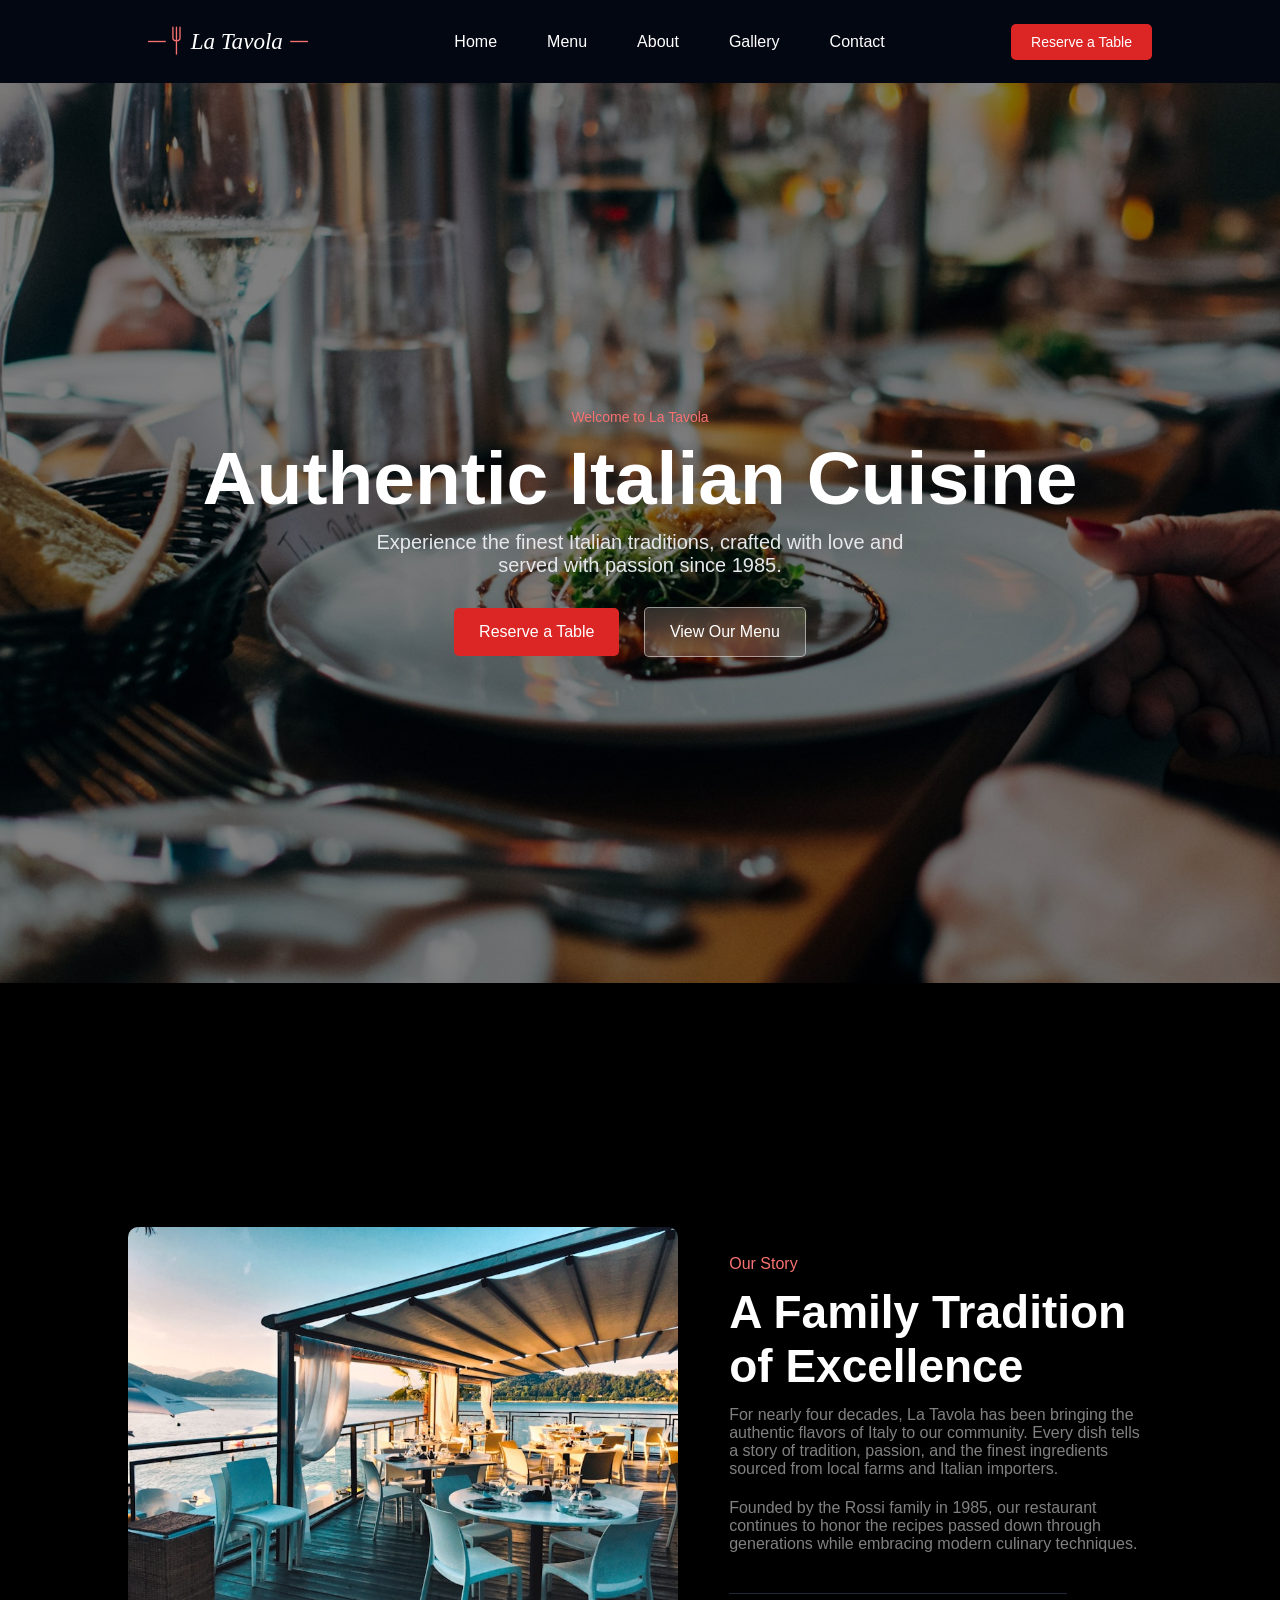
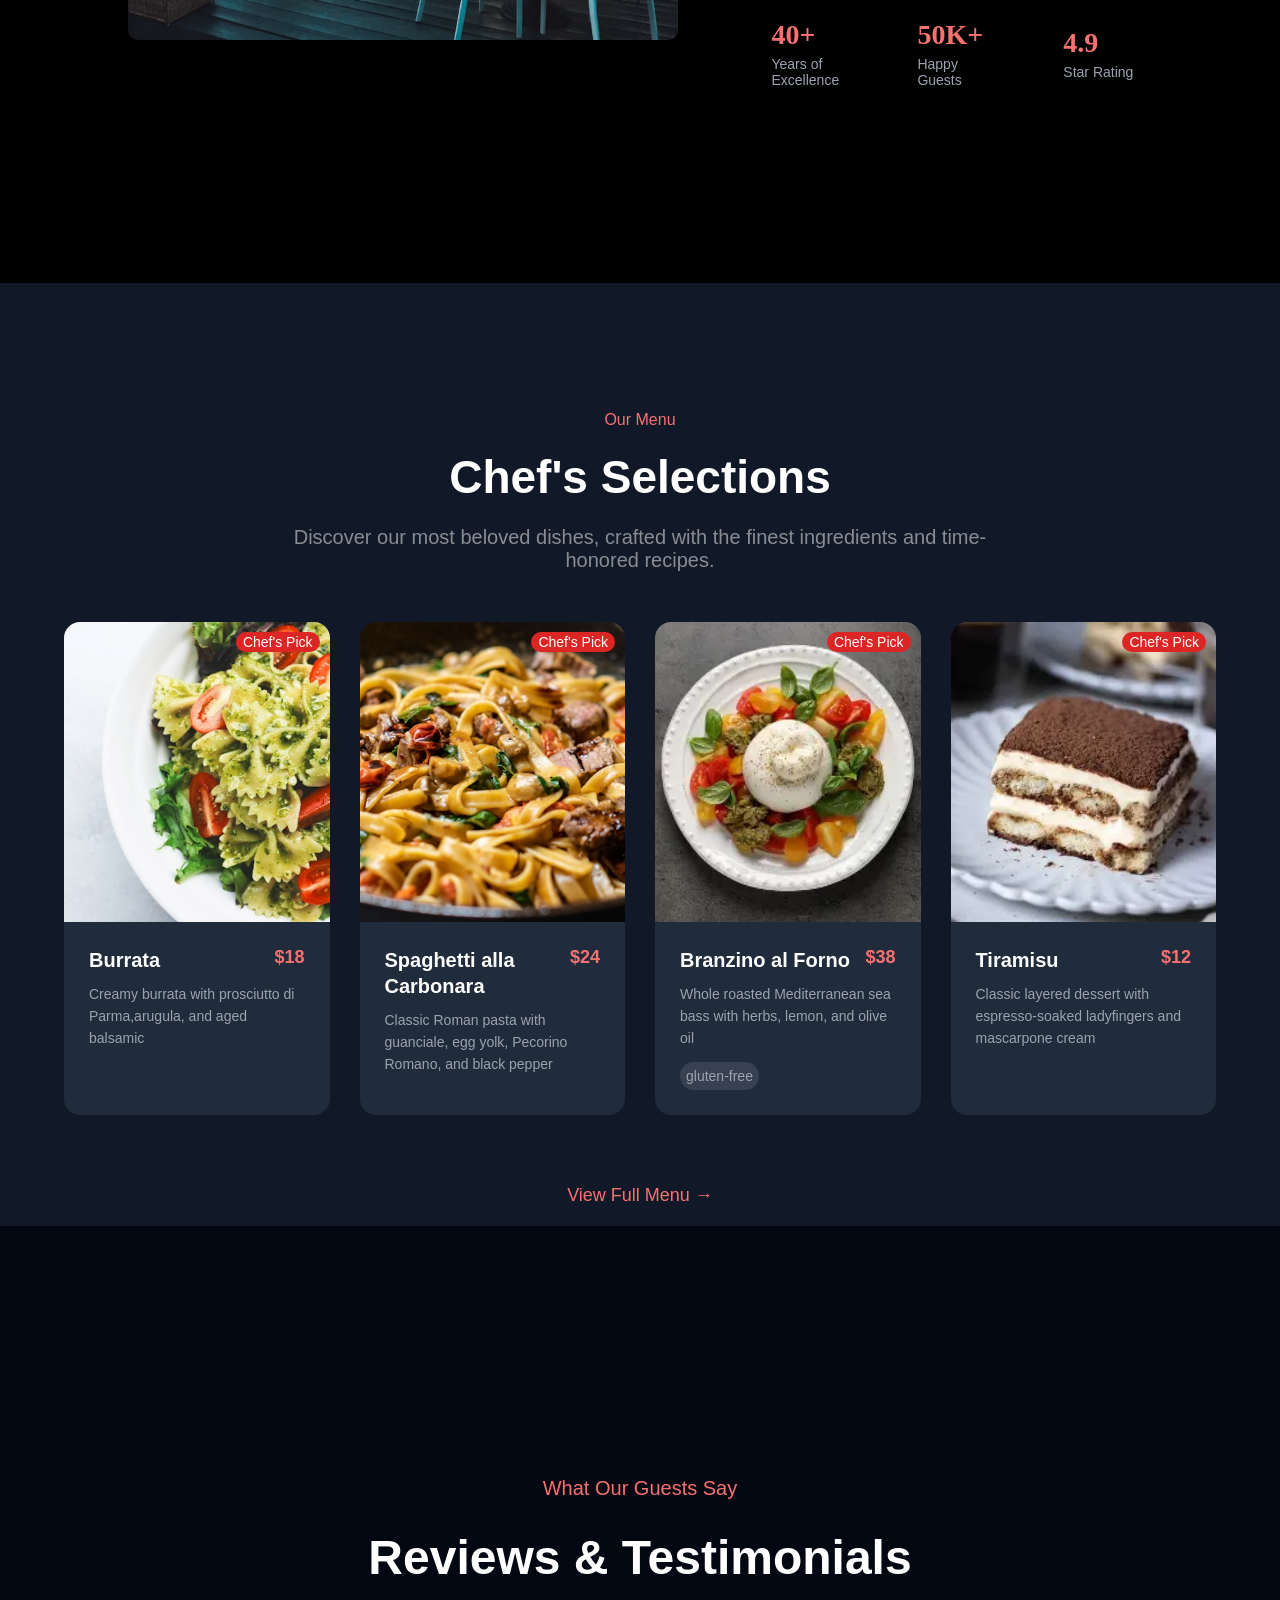
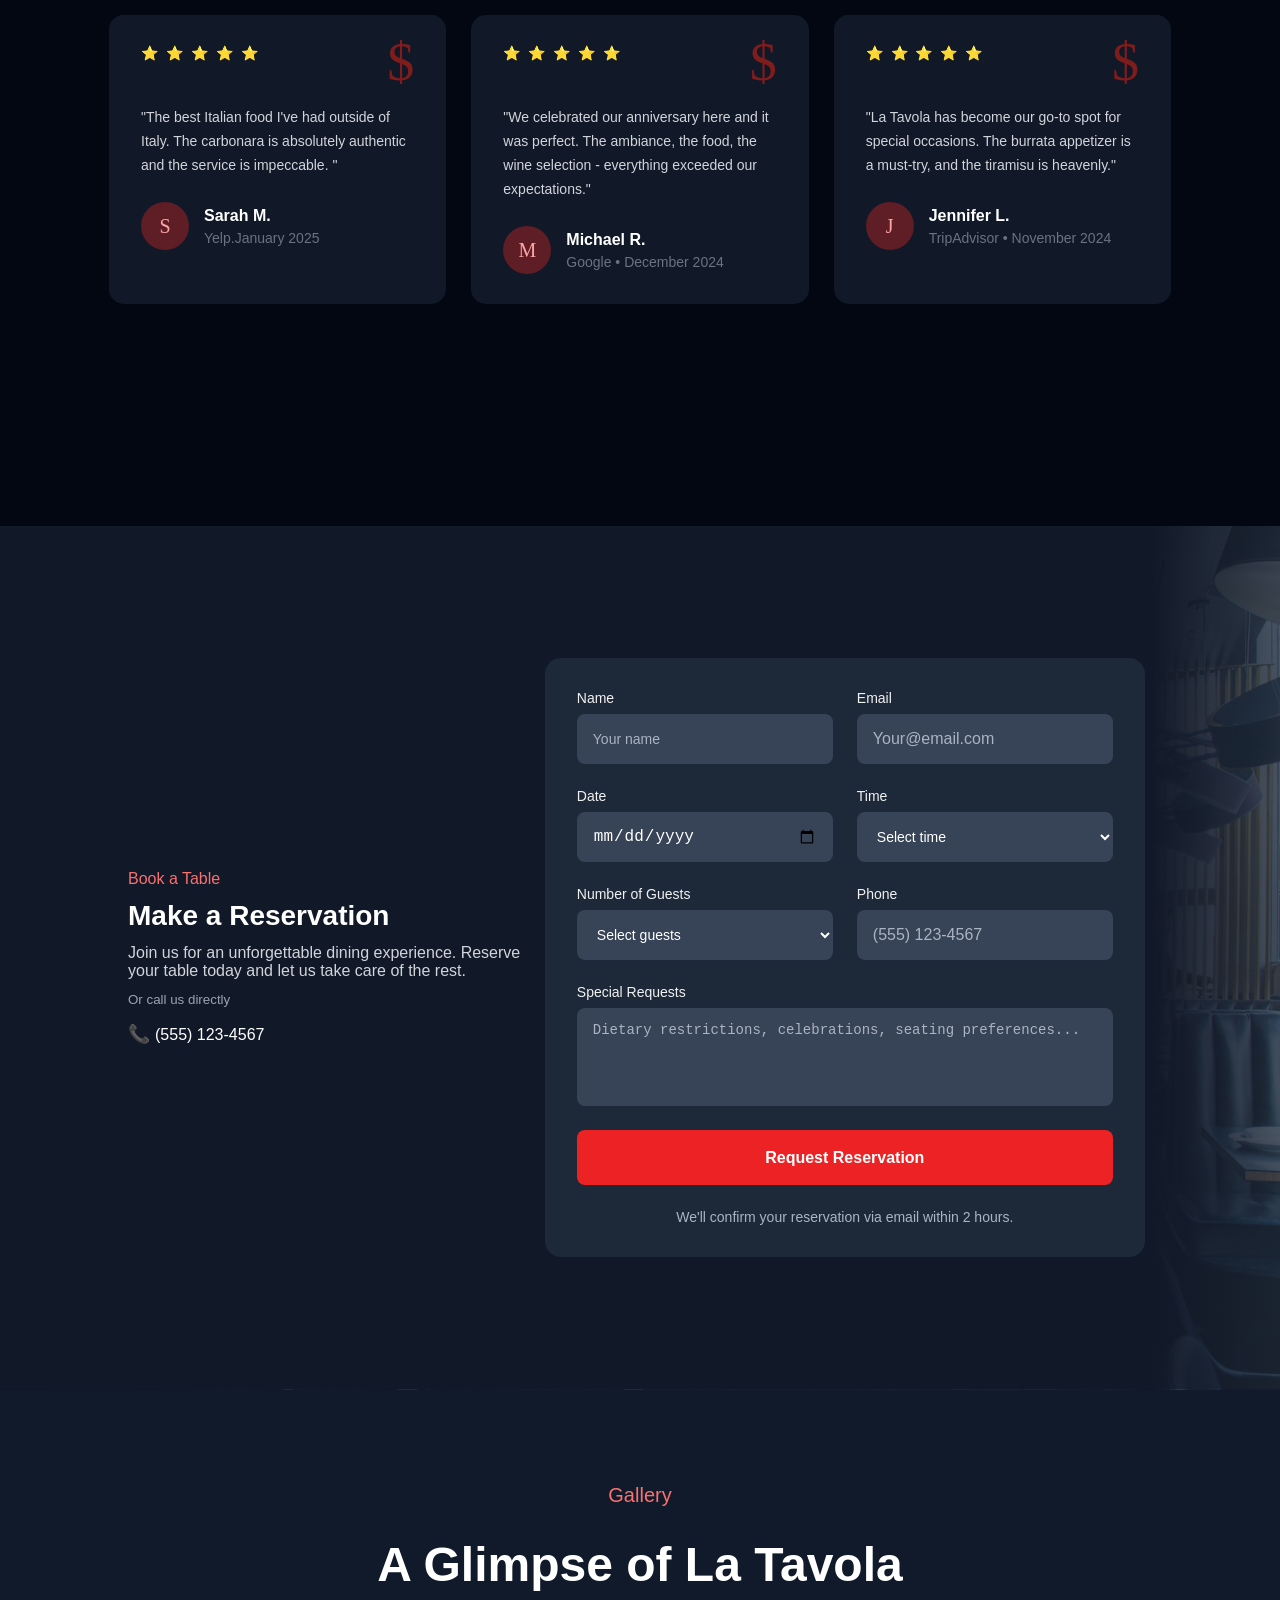
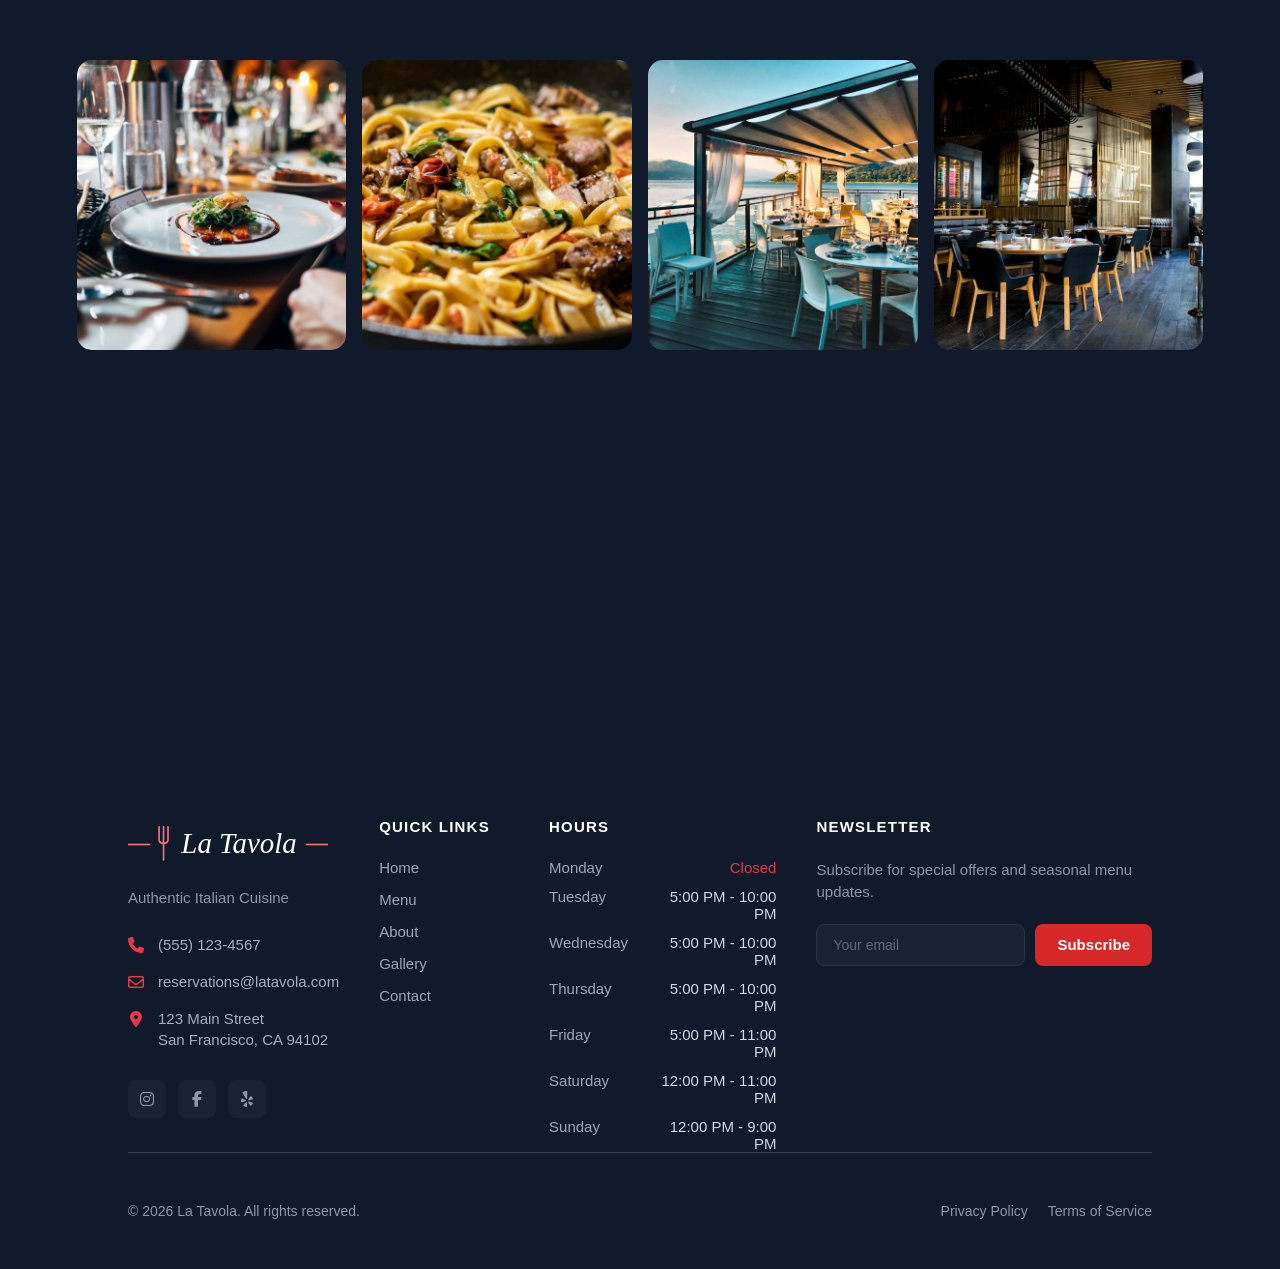
<file: index.html>
<!DOCTYPE html>
<html lang="en">

<head>
    <meta charset="UTF-8">
    <meta name="viewport" content="width=device-width, initial-scale=1.0">
    <title>La Tavola</title>
    <link rel="stylesheet" href="style.css">

    <link rel="preconnect" href="https://fonts.googleapis.com">
    <link rel="preconnect" href="https://fonts.gstatic.com" crossorigin>
    <link
        href="https://fonts.googleapis.com/css2?family=Cinzel:ital,wght@0,400;0,600;1,400&family=Inter:wght@300;400;500;600;700&family=Playfair+Display:ital,wght@0,600;1,400&display=swap"
        rel="stylesheet">
    <link rel="stylesheet" href="https://cdnjs.cloudflare.com/ajax/libs/font-awesome/6.4.0/css/all.min.css">
</head>

<body>
    <!-------------------------------------------------------------------HEADER---------------------------------------------------------------->
    <div class="header">
        <div class="heading">
            <img class="image1" src="image/logo-light.svg">
            <input type="checkbox" id="menu-toggle">
            <label for="menu-toggle" class="menu-icon">
                <span class="menu-open">☰</span>
                <span class="menu-close">✕</span>
            </label>
            <nav class="nav-link">
                <a class="link" href="#homepage">Home</a>
                <a class="link" href="#menu">Menu</a>
                <a class="link" href="#OurStory">About</a>
                <a class="link" href="#gallery">Gallery</a>
                <a class="link" href="#footer-container">Contact</a>
            </nav>
            <button class="btn remove reserveBtn bn">Reserve a Table</button>
        </div>
    </div>
    <!-------------------------------------------------------------------HOME------------------------------------------------------------------>
    <div class="homepage" id="homepage">
        <div class="home-content">
            <p class="para1">Welcome to La Tavola</p>
            <h1>Authentic Italian Cuisine</h1>
            <p class="para2">Experience the finest Italian traditions, crafted with love and served with passion since
                1985.</p>
            <div class="buttons">
                <button class="btn btnn reserveBtn">Reserve a Table</button>
                <button class="btn btnn btnnn" id="viewourmenu">View Our Menu</button>
            </div>
        </div>
    </div>
    <!-------------------------------------------------------------------OUR STORY------------------------------------------------------------->
    <div class="OurStory" id="OurStory">
        <div class="ourstoryinside">
            <div class="Story-left">
                <img src="image/ourstory.jpg">
            </div>
            <div class="story-right">
                <p class="para3">Our Story</p>
                <h1 class="storyh1">A Family Tradition of Excellence</h1>
                <p class="para4">For nearly four decades, La Tavola has been bringing the authentic flavors of Italy to
                    our community. Every dish tells a story of tradition, passion, and the finest ingredients sourced
                    from local farms and Italian importers.</p>
                <p class="para5">Founded by the Rossi family in 1985, our restaurant continues to honor the recipes
                    passed down through generations while embracing modern culinary techniques.</p>
                <hr>
                <div class="foot">
                    <div class="one">
                        <p class="one1">40+</p>
                        <p class="one2">Years of Excellence</p>
                    </div>

                    <div class="two">
                        <p class="two1">50K+</p>
                        <p class="two2">Happy Guests</p>
                    </div>

                    <div class="three">
                        <p class="three1">4.9</p>
                        <p class="three2">Star Rating</p>
                    </div>
                </div>
            </div>
        </div>
    </div>
    <!-------------------------------------------------------------------MENU------------------------------------------------------------------>
    <div class="menu" id="menu">
        <div class="menu-head" id="menu-head">
            <p class="para3">Our Menu</p>
            <h1 class="storyh1">Chef's Selections</h1>
            <p class="para4 par">Discover our most beloved dishes, crafted with the finest ingredients and time-honored
                recipes.</p>
        </div>
        <!----------------------------------------------------------------------------------------------------------------------------------------->
        <div class=menu-cards>

            <div class="menu-card">
                <div class="card-image">
                    <img src="image/burrata.jpg" alt="image">
                    <span class="chefs-pick">Chef's Pick</span>
                </div>
                <div class="card-content">
                    <div class="card-title">
                        <h3>Burrata</h3>
                        <span class="price">$18</span>
                    </div>
                    <p>Creamy burrata with prosciutto di Parma,arugula, and aged balsamic</p>
                </div>
            </div>

            <div class="menu-card">
                <div class="card-image">
                    <img src="image/spaghetti.jpg" alt="image">
                    <span class="chefs-pick">Chef's Pick</span>
                </div>
                <div class="card-content">
                    <div class="card-title">
                        <h3>Spaghetti alla Carbonara</h3>
                        <span class="price">$24</span>
                    </div>
                    <p>Classic Roman pasta with guanciale, egg yolk, Pecorino Romano, and black pepper</p>
                </div>
            </div>

            <div class="menu-card">
                <div class="card-image">
                    <img src="image/OIP.webp" alt="image">
                    <span class="chefs-pick">Chef's Pick</span>
                </div>
                <div class="card-content">
                    <div class="card-title">
                        <h3>Branzino al Forno</h3>
                        <span class="price">$38</span>
                    </div>
                    <p>Whole roasted Mediterranean sea bass with herbs, lemon, and olive oil</p>
                    <span class="food-tag">gluten-free</span>
                </div>
            </div>

            <div class="menu-card">
                <div class="card-image">
                    <img src="image/download.webp" alt="image">
                    <span class="chefs-pick">Chef's Pick</span>
                </div>
                <div class="card-content">
                    <div class="card-title">
                        <h3>Tiramisu</h3>
                        <span class="price">$12</span>
                    </div>
                    <p>Classic layered dessert with espresso-soaked ladyfingers and mascarpone cream</p>
                </div>
            </div>
        </div>
        <div class="Viewl">
            <p class="Viewt">View Full Menu &#8594;</p>
        </div>
    </div>
    <!-------------------------------------------------------------------Reviews -------------------------------------------------------------->
    <div class="Reviews" id="Reviews">

        <div class="rev-top">
            <p>What Our Guests Say</p>
            <h2>Reviews & Testimonials</h2>
        </div>

        <div class="rev-cards">

            <div class="rev-card">
                <div class="rev-card1">

                    <div class="review-head">
                        <span class="span1">&#11088; &#11088; &#11088; &#11088; &#11088;</span>
                        <span class="quote">$</span>
                    </div>

                    <p class="rev-para">
                        "The best Italian food I've had outside of Italy.
                        The carbonara is absolutely authentic and the service is impeccable.
                        "</p>

                    <div class="foot">

                        <div class="profile">S
                        </div>

                        <div class="user-info">
                            <span class="span2">Sarah M.</span>
                            <span class="span3">Yelp.January 2025</span>
                        </div>
                    </div>

                </div>
            </div>



            <div class="rev-card">
                <div class="rev-card1">

                    <div class="review-head">
                        <span class="span1">&#11088; &#11088; &#11088; &#11088; &#11088;</span>
                        <span class="quote">$</span>
                    </div>

                    <p class="rev-para">
                        "We celebrated our anniversary here and it was perfect. The ambiance, the food, the wine
                        selection - everything exceeded our expectations."
                    </p>

                    <div class="foot">
                        <div class="profile">
                            M
                        </div>

                        <div class="user-info">
                            <span class="span2">Michael R.</span>
                            <span class="span3">Google • December 2024</span>
                        </div>
                    </div>

                </div>
            </div>




            <div class="rev-card">
                <div class="rev-card1">

                    <div class="review-head">
                        <span class="span1">&#11088; &#11088; &#11088; &#11088; &#11088;</span>
                        <span class="quote">$</span>
                    </div>

                    <p class="rev-para">
                        "La Tavola has become our go-to spot for special occasions. The burrata appetizer is a must-try,
                        and the tiramisu is heavenly."
                    </p>

                    <div class="foot">
                        <div class="profile">
                            J
                        </div>

                        <div class="user-info">
                            <span class="span2">Jennifer L.</span>
                            <span class="span3">TripAdvisor • November 2024</span>
                        </div>
                    </div>

                </div>
            </div>
        </div>
    </div>
    <!------------------------------------------------------------------Contact Form---------------------------------------------------------->
    <div class="form" id="form">
        <div class="form-in">
            <div class="form-inn">
                <p class="colorp">Book a Table</p>
                <h2>Make a Reservation</h2>
                <p class="colorpara">Join us for an unforgettable dining experience. Reserve your table today and let us
                    take care of the rest.</p>
                <small>Or call us directly</small>
                <div class="call">&#128222; <p>(555) 123-4567</p>
                </div>
            </div>

            <div class="reservation-container">

                <form class="reservation-form">

                    <div class="form-group">
                        <label for="name">Name</label>
                        <input type="text" id="name" placeholder="Your name">
                    </div>
                    <div class="form-group">
                        <label for="email">Email</label>
                        <input type="text" id="email" placeholder="Your@email.com">
                    </div>
                    <div class="form-group">
                        <label for="date">Date</label>
                        <input type="date" id="date" placeholder="Your name">
                    </div>
                    <div class="form-group">
                        <label for="time">Time</label>
                        <select id="time">
                            <option value="">Select time</option>
                            <option>12:00 PM</option>
                            <option>1:00 PM</option>
                            <option>2:00 PM</option>
                            <option>7:00 PM</option>
                            <option>8:00 PM</option>
                        </select>
                    </div>
                    <div class="form-group">
                        <label for="guests">Number of Guests</label>
                        <select id="guests">
                            <option value="">Select guests</option>
                            <option>1 Guest</option>
                            <option>2 Guests</option>
                            <option>3 Guests</option>
                            <option>4 Guests</option>
                            <option>5+ Guests</option>
                        </select>
                    </div>
                    <div class="form-group">
                        <label for="phone">Phone</label>
                        <input type="tel" id="phone" placeholder="(555) 123-4567">
                    </div>
                    <div class="form-group full-width">
                        <label for="requests">Special Requests</label>
                        <textarea id="requests"
                            placeholder="Dietary restrictions, celebrations, seating preferences..."></textarea>
                    </div>
                    <button type="submit" class="reservation-btn">
                        Request Reservation
                    </button>

                    <p class="confirmation-text">
                        We'll confirm your reservation via email within 2 hours.
                    </p>
                </form>

            </div>

        </div>
    </div>
    <!---------------------------------------------------------------Gallery--------------------------------------------------------------->
    <div class="gallery" id="gallery">
        <div class="gallery-in">
            <div class="gallery-inn rev-top">
                <p>Gallery</p>
                <h2>A Glimpse of La Tavola</h2>

            </div>

            <div class="gal-cards">
                <div class="gal-card">
                    <span>⌕</span>
                    <img src="image/plate1.jpg" alt="image">
                    <div class="gal-text">
                        <p>Elegant dining room</p>
                        <p>Interior</p>
                    </div>
                </div>

                <div class="gal-card">
                    <span>⌕</span>
                    <img src="image/pasta.jpg">
                    <div class="gal-text">
                        <p>Fresh Pasta Dish</p>
                        <p>Food</p>
                    </div>
                </div>

                <div class="gal-card">
                    <span>⌕</span>
                    <img src="image/wine selection.jpg">
                    <div class="gal-text">
                        <p>Italian Wine Selection</p>
                        <p>Drinks</p>
                    </div>
                </div>

                <div class="gal-card">
                    <span>⌕</span>
                    <img src="image/interiror.jpg">
                    <div class="gal-text">
                        <p>Restaurant interiror</p>
                        <p>Interior</p>
                    </div>
                </div>

            </div>


        </div>

    </div>
    <!---------------------------------------------------------------Footer---------------------------------------------------------------->
    <!-- <footer class="footer"> -->
    <div class="footer-container" id="footer-container">


        <div class="footer-col">
            <div class="brand-logo-wrapper">
                <!-- <span class="logo-line"></span>
                    <i class="fa-solid fa-utensils fork-icon"></i>
                    <h2 class="brand-title">La Tavola</h2>
                    <span class="logo-line"></span> -->
                <img src="image/logo-light.svg" width="200px">
            </div>
            <p class="tagline">Authentic Italian Cuisine</p>

            <ul class="contact-list">
                <li class="contact-item">
                    <i class="fa-solid fa-phone"></i>
                    <a href="tel:5551234567">(555) 123-4567</a>
                </li>
                <li class="contact-item">
                    <i class="fa-regular fa-envelope"></i>
                    <a href="mailto:reservations@latavola.com">reservations@latavola.com</a>
                </li>
                <li class="contact-item">
                    <i class="fa-solid fa-location-dot"></i>
                    <span>123 Main Street<br>San Francisco, CA 94102</span>
                </li>
            </ul>

            <div class="social-links">
                <a href="#" class="social-btn" aria-label="Instagram"><i class="fa-brands fa-instagram"></i></a>
                <a href="#" class="social-btn" aria-label="Facebook"><i class="fa-brands fa-facebook-f"></i></a>
                <a href="#" class="social-btn" aria-label="Yelp"><i class="fa-brands fa-yelp"></i></a>
            </div>
        </div>

        <div class="footer-col">
            <h3 class="footer-title">QUICK LINKS</h3>
            <ul class="links-list">
                <li><a href="#">Home</a></li>
                <li><a href="#">Menu</a></li>
                <li><a href="#">About</a></li>
                <li><a href="#">Gallery</a></li>
                <li><a href="#">Contact</a></li>
            </ul>
        </div>

        <div class="footer-col">
            <h3 class="footer-title">HOURS</h3>
            <div class="hours-grid">
                <span class="day-name">Monday</span>
                <span class="time-range closed">Closed</span>

                <span class="day-name">Tuesday</span>
                <span class="time-range">5:00 PM - 10:00 PM</span>

                <span class="day-name">Wednesday</span>
                <span class="time-range">5:00 PM - 10:00 PM</span>

                <span class="day-name">Thursday</span>
                <span class="time-range">5:00 PM - 10:00 PM</span>

                <span class="day-name">Friday</span>
                <span class="time-range">5:00 PM - 11:00 PM</span>

                <span class="day-name">Saturday</span>
                <span class="time-range">12:00 PM - 11:00 PM</span>

                <span class="day-name">Sunday</span>
                <span class="time-range">12:00 PM - 9:00 PM</span>
            </div>
        </div>

        <div class="footer-col">
            <h3 class="footer-title">NEWSLETTER</h3>
            <p class="newsletter-desc">Subscribe for special offers and seasonal menu updates.</p>
            <form class="newsletter-form" id="newsletterForm" onsubmit="handleSubscribe(event)">
                <input type="email" class="email-input" placeholder="Your email" required
                    aria-label="Your email address">
                <button type="submit" class="subscribe-btn">Subscribe</button>
            </form>
            <div class="notification" id="statusMsg">Thank you for subscribing!</div>

        </div>

    </div>
    <hr>
    <div class="footer-last">
        <p>© 2026 La Tavola. All rights reserved.</p>
        <div class="end">
            <p>Privacy Policy</p>
            <p>Terms of Service</p>
        </div>
    </div>

    <script src="script.js"></script>
</body>

</html>
</file>
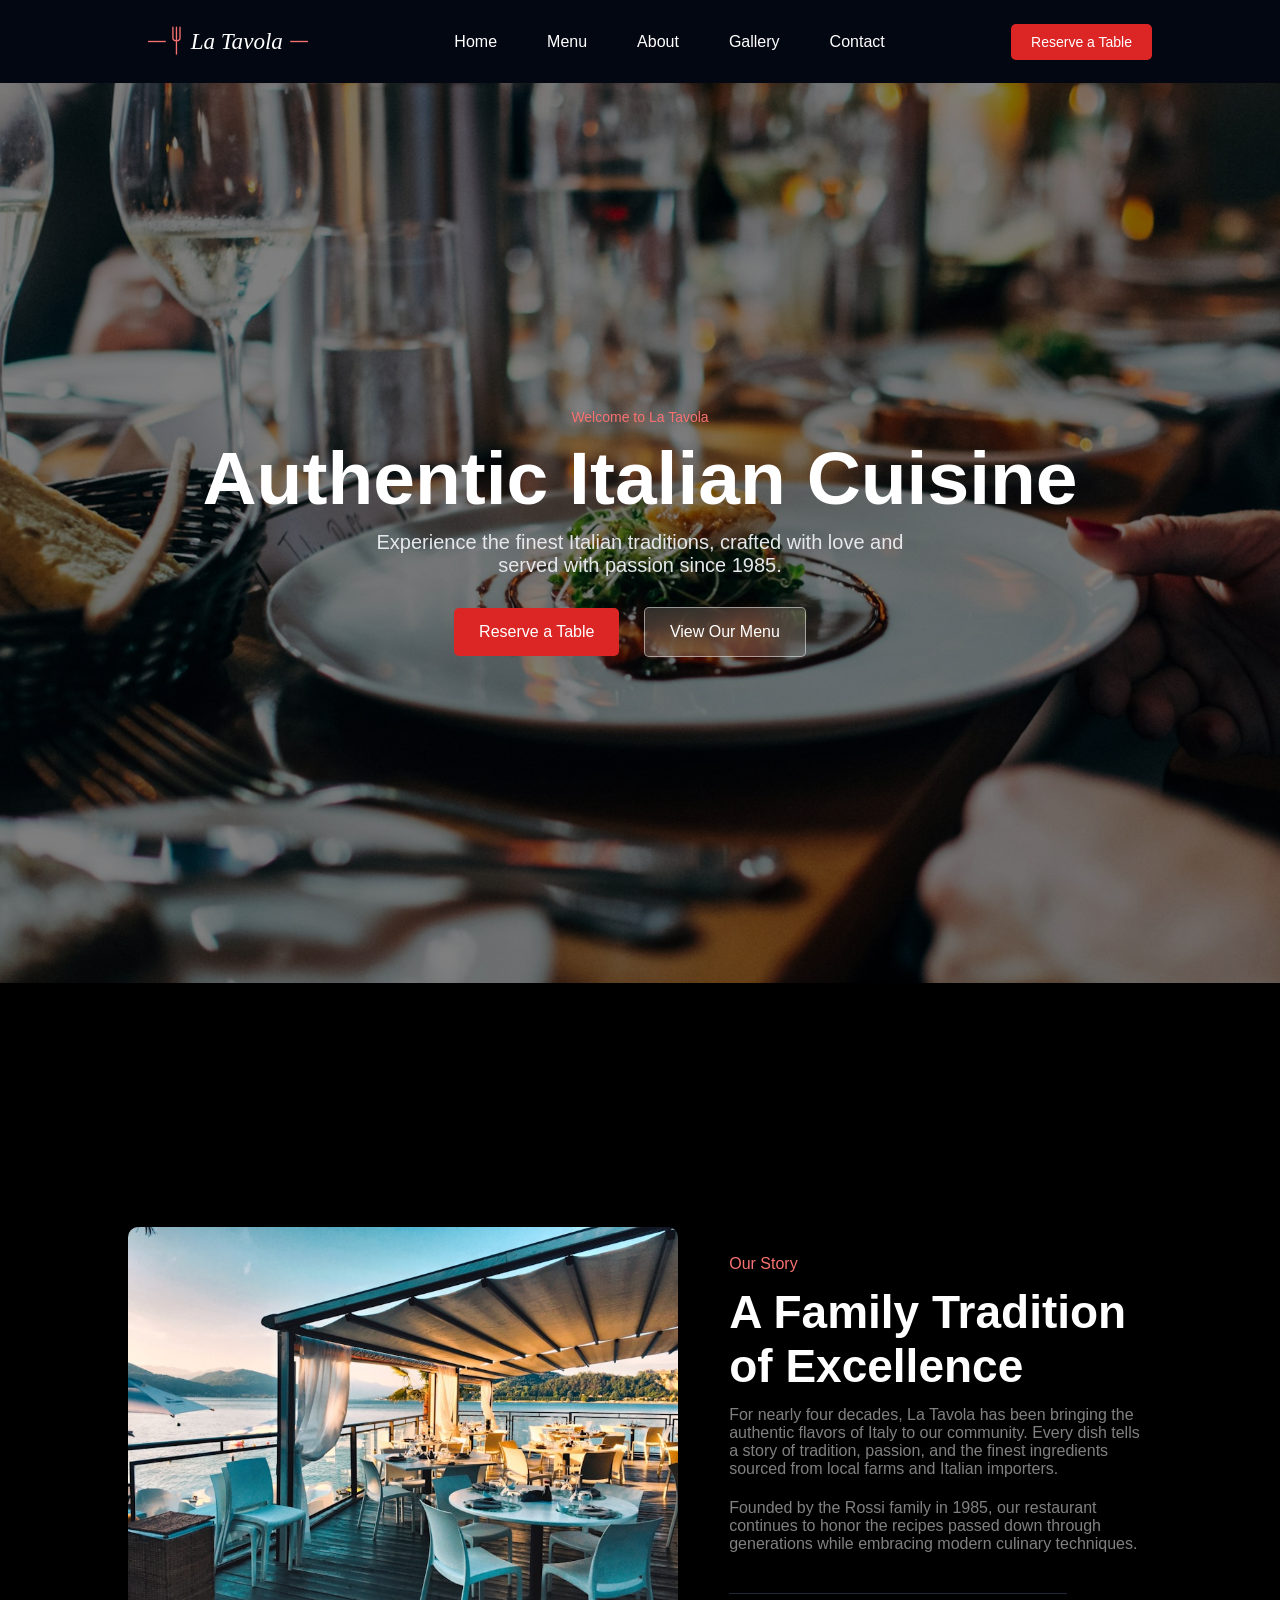
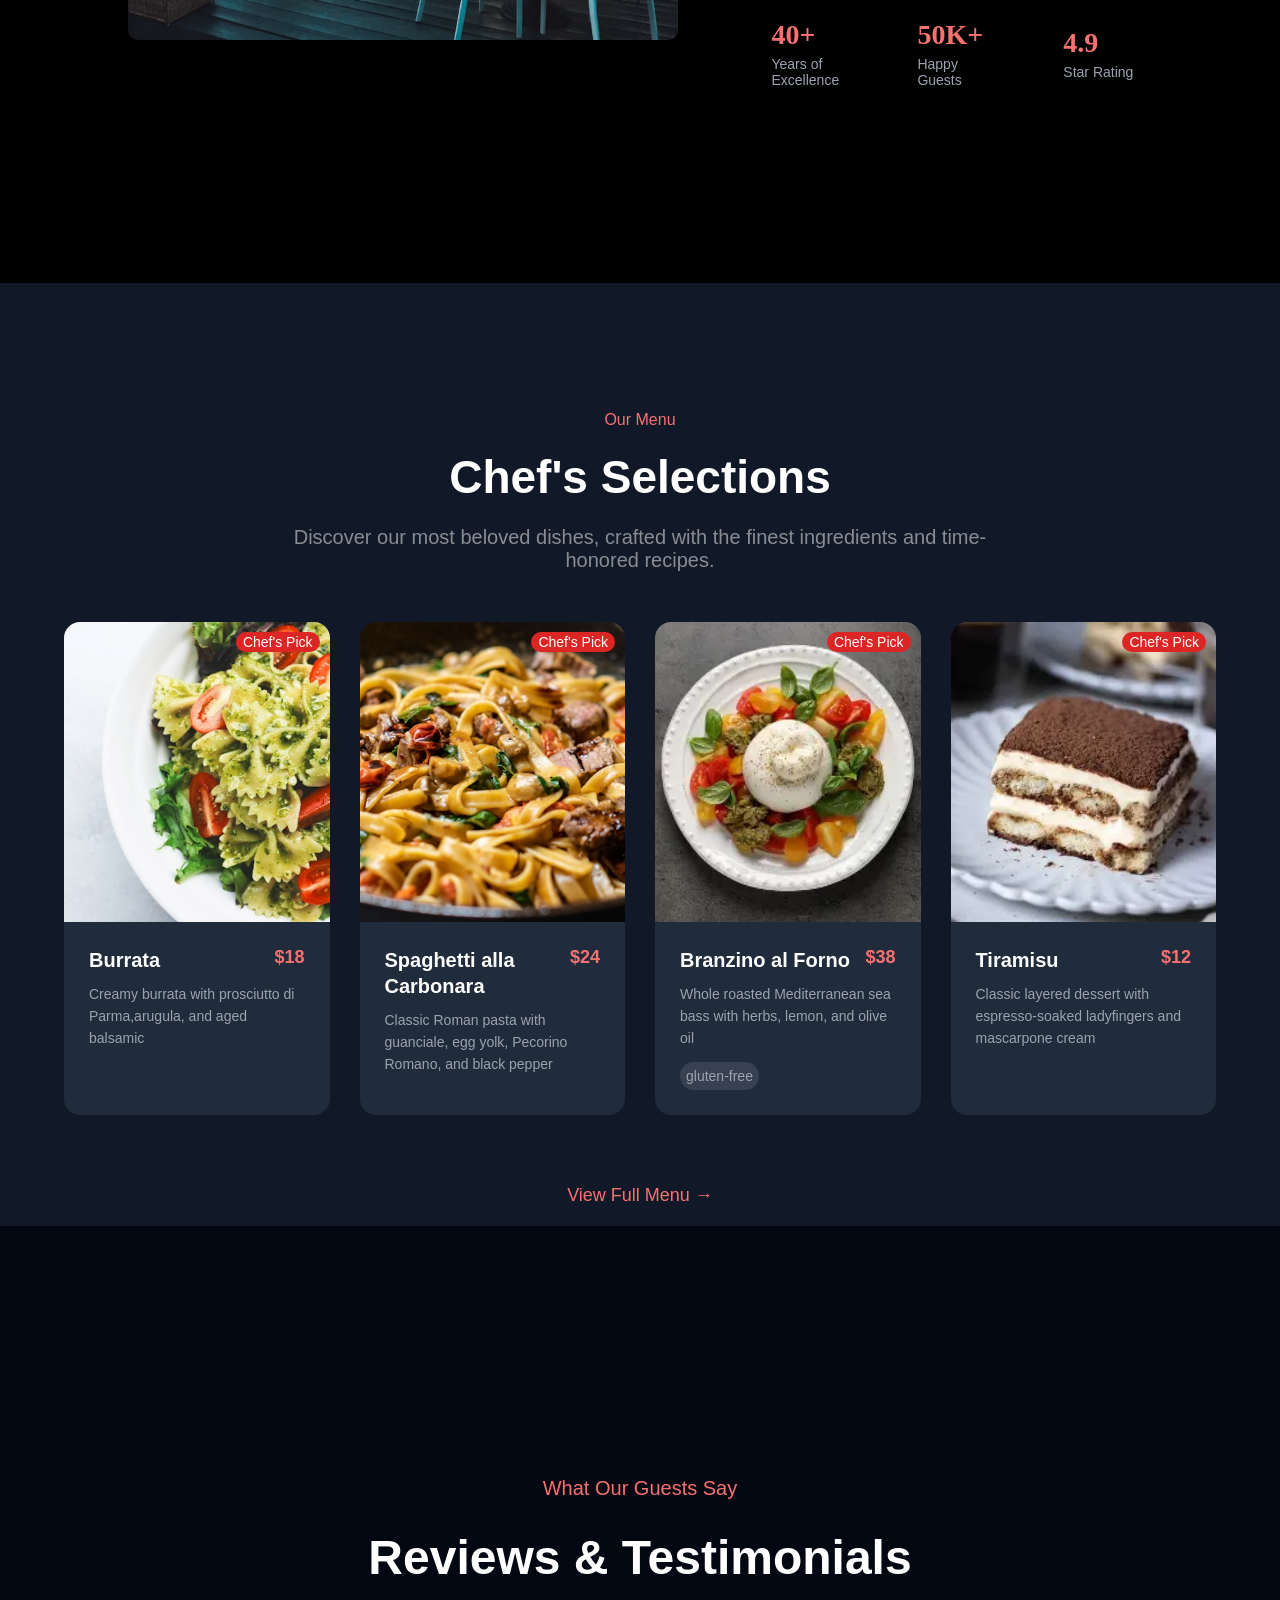
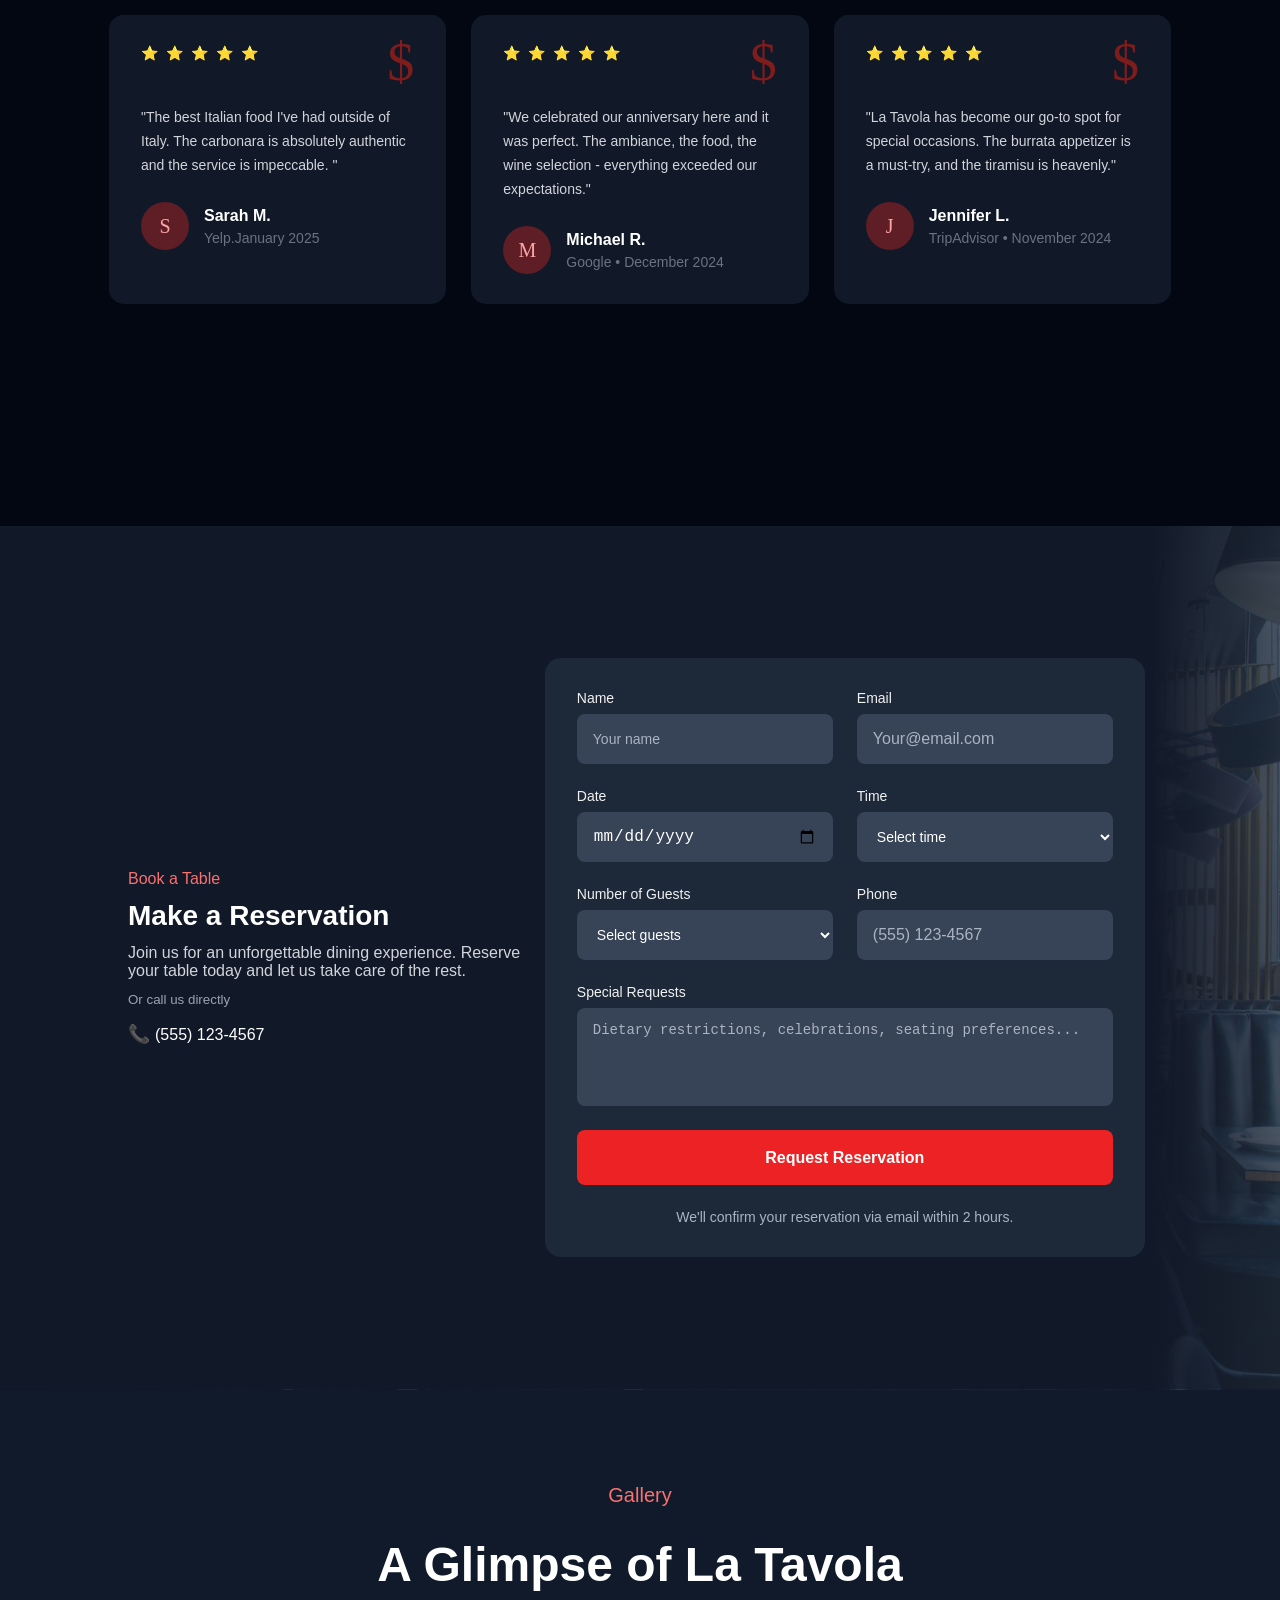
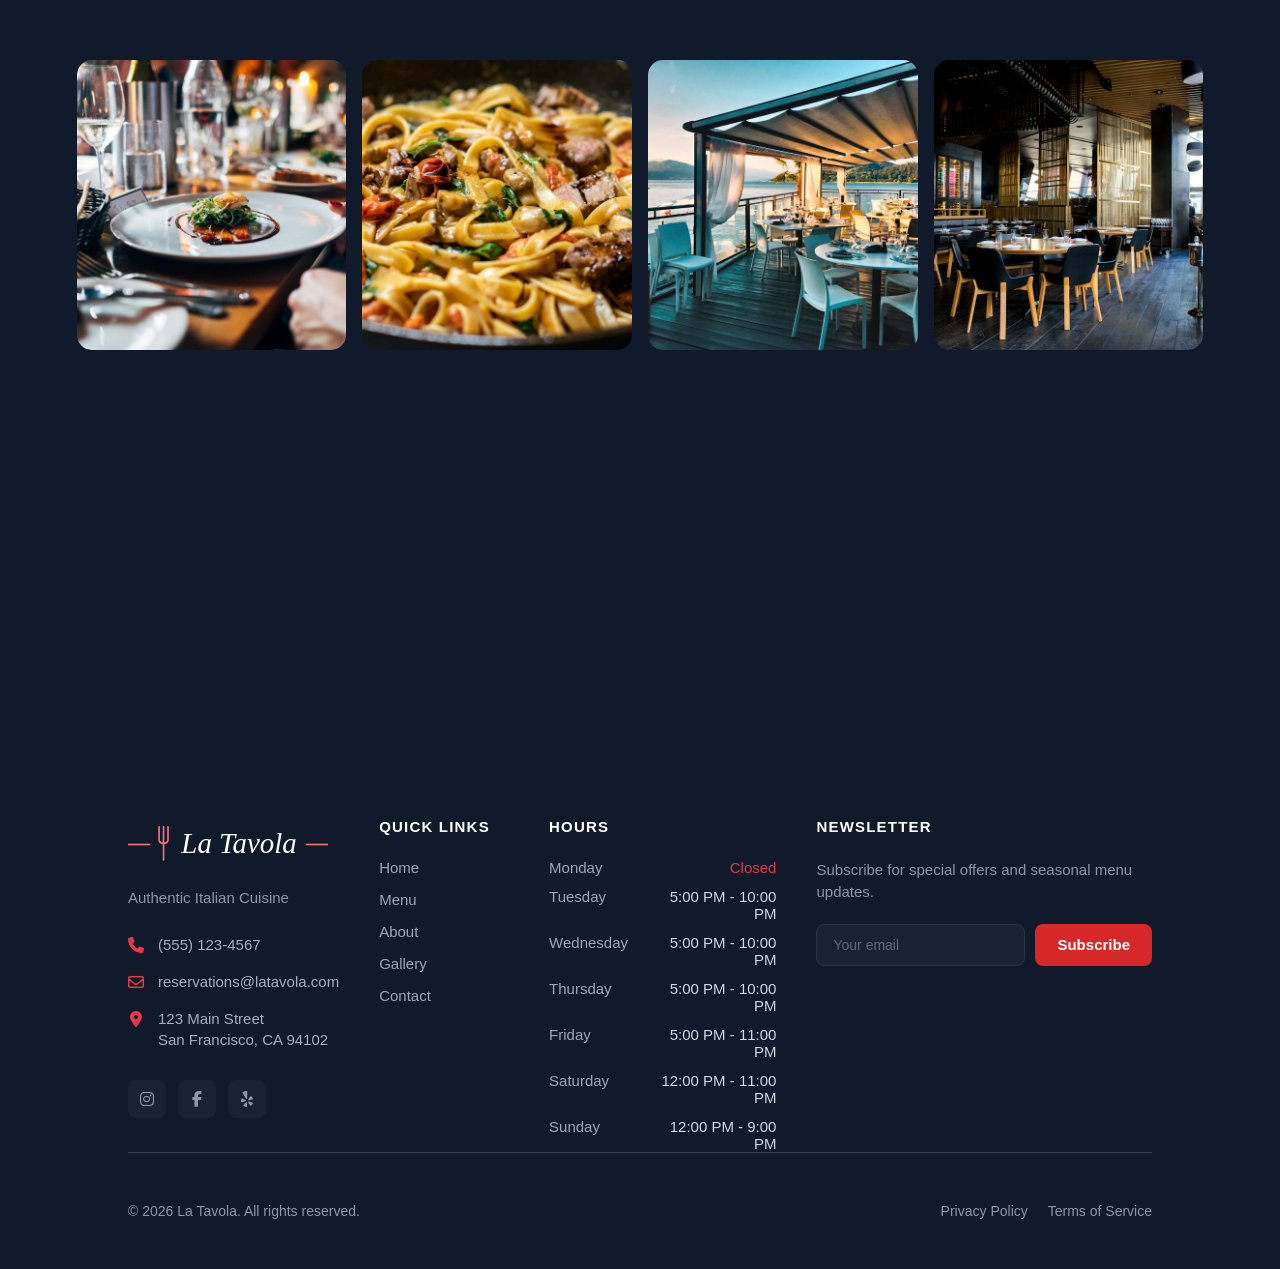
<file: home.html>
<!DOCTYPE html>
<html lang="en">

<head>
    <meta charset="UTF-8">
    <meta name="viewport" content="width=device-width, initial-scale=1.0">
    <title>La Tavola</title>
    <link rel="stylesheet" href="style.css">

    <link rel="preconnect" href="https://fonts.googleapis.com">
    <link rel="preconnect" href="https://fonts.gstatic.com" crossorigin>
    <link
        href="https://fonts.googleapis.com/css2?family=Cinzel:ital,wght@0,400;0,600;1,400&family=Inter:wght@300;400;500;600;700&family=Playfair+Display:ital,wght@0,600;1,400&display=swap"
        rel="stylesheet">
    <link rel="stylesheet" href="https://cdnjs.cloudflare.com/ajax/libs/font-awesome/6.4.0/css/all.min.css">
</head>

<body>
    <!-------------------------------------------------------------------HEADER---------------------------------------------------------------->
    <div class="header">
        <div class="heading">
            <img class="image1" src="image/logo-light.svg">
            <input type="checkbox" id="menu-toggle">
            <label for="menu-toggle" class="menu-icon">
                <span class="menu-open">☰</span>
                <span class="menu-close">✕</span>
            </label>
            <nav class="nav-link">
                <a class="link" href="#homepage">Home</a>
                <a class="link" href="#menu">Menu</a>
                <a class="link" href="#OurStory">About</a>
                <a class="link" href="#gallery">Gallery</a>
                <a class="link" href="#footer-container">Contact</a>
            </nav>
            <button class="btn remove reserveBtn">Reserve a Table</button>
        </div>
    </div>
    <!-------------------------------------------------------------------HOME------------------------------------------------------------------>
    <div class="homepage" id="homepage">
        <div class="home-content">
            <p class="para1">Welcome to La Tavola</p>
            <h1>Authentic Italian Cuisine</h1>
            <p class="para2">Experience the finest Italian traditions, crafted with love and served with passion since
                1985.</p>
            <div class="buttons">
                <button class="btn btnn reserveBtn">Reserve a Table</button>
                <button class="btn btnn btnnn" id="viewourmenu">View Our Menu</button>
            </div>
        </div>
    </div>
    <!-------------------------------------------------------------------OUR STORY------------------------------------------------------------->
    <div class="OurStory" id="OurStory">
        <div class="ourstoryinside">
            <div class="Story-left">
                <img src="image/ourstory.jpg">
            </div>
            <div class="story-right">
                <p class="para3">Our Story</p>
                <h1 class="storyh1">A Family Tradition of Excellence</h1>
                <p class="para4">For nearly four decades, La Tavola has been bringing the authentic flavors of Italy to
                    our community. Every dish tells a story of tradition, passion, and the finest ingredients sourced
                    from local farms and Italian importers.</p>
                <p class="para5">Founded by the Rossi family in 1985, our restaurant continues to honor the recipes
                    passed down through generations while embracing modern culinary techniques.</p>
                <hr>
                <div class="foot">
                    <div class="one">
                        <p class="one1">40+</p>
                        <p class="one2">Years of Excellence</p>
                    </div>

                    <div class="two">
                        <p class="two1">50K+</p>
                        <p class="two2">Happy Guests</p>
                    </div>

                    <div class="three">
                        <p class="three1">4.9</p>
                        <p class="three2">Star Rating</p>
                    </div>
                </div>
            </div>
        </div>
    </div>
    <!-------------------------------------------------------------------MENU------------------------------------------------------------------>
    <div class="menu" id="menu">
        <div class="menu-head" id="menu-head">
            <p class="para3">Our Menu</p>
            <h1 class="storyh1">Chef's Selections</h1>
            <p class="para4 par">Discover our most beloved dishes, crafted with the finest ingredients and time-honored
                recipes.</p>
        </div>
        <!----------------------------------------------------------------------------------------------------------------------------------------->
        <div class=menu-cards>

            <div class="menu-card">
                <div class="card-image">
                    <img src="image/burrata.jpg" alt="image">
                    <span class="chefs-pick">Chef's Pick</span>
                </div>
                <div class="card-content">
                    <div class="card-title">
                        <h3>Burrata</h3>
                        <span class="price">$18</span>
                    </div>
                    <p>Creamy burrata with prosciutto di Parma,arugula, and aged balsamic</p>
                </div>
            </div>

            <div class="menu-card">
                <div class="card-image">
                    <img src="image/spaghetti.jpg" alt="image">
                    <span class="chefs-pick">Chef's Pick</span>
                </div>
                <div class="card-content">
                    <div class="card-title">
                        <h3>Spaghetti alla Carbonara</h3>
                        <span class="price">$24</span>
                    </div>
                    <p>Classic Roman pasta with guanciale, egg yolk, Pecorino Romano, and black pepper</p>
                </div>
            </div>

            <div class="menu-card">
                <div class="card-image">
                    <img src="image/OIP.webp" alt="image">
                    <span class="chefs-pick">Chef's Pick</span>
                </div>
                <div class="card-content">
                    <div class="card-title">
                        <h3>Branzino al Forno</h3>
                        <span class="price">$38</span>
                    </div>
                    <p>Whole roasted Mediterranean sea bass with herbs, lemon, and olive oil</p>
                    <span class="food-tag">gluten-free</span>
                </div>
            </div>

            <div class="menu-card">
                <div class="card-image">
                    <img src="image/download.webp" alt="image">
                    <span class="chefs-pick">Chef's Pick</span>
                </div>
                <div class="card-content">
                    <div class="card-title">
                        <h3>Tiramisu</h3>
                        <span class="price">$12</span>
                    </div>
                    <p>Classic layered dessert with espresso-soaked ladyfingers and mascarpone cream</p>
                </div>
            </div>
        </div>
        <div class="Viewl">
            <p class="Viewt">View Full Menu &#8594;</p>
        </div>
    </div>
    <!-------------------------------------------------------------------Reviews -------------------------------------------------------------->
    <div class="Reviews" id="Reviews">

        <div class="rev-top">
            <p>What Our Guests Say</p>
            <h2>Reviews & Testimonials</h2>
        </div>

        <div class="rev-cards">

            <div class="rev-card">
                <div class="rev-card1">

                    <div class="review-head">
                        <span class="span1">&#11088; &#11088; &#11088; &#11088; &#11088;</span>
                        <span class="quote">$</span>
                    </div>

                    <p class="rev-para">
                        "The best Italian food I've had outside of Italy.
                        The carbonara is absolutely authentic and the service is impeccable.
                        "</p>

                    <div class="foot">

                        <div class="profile">S
                        </div>

                        <div class="user-info">
                            <span class="span2">Sarah M.</span>
                            <span class="span3">Yelp.January 2025</span>
                        </div>
                    </div>

                </div>
            </div>



            <div class="rev-card">
                <div class="rev-card1">

                    <div class="review-head">
                        <span class="span1">&#11088; &#11088; &#11088; &#11088; &#11088;</span>
                        <span class="quote">$</span>
                    </div>

                    <p class="rev-para">
                        "We celebrated our anniversary here and it was perfect. The ambiance, the food, the wine
                        selection - everything exceeded our expectations."
                    </p>

                    <div class="foot">
                        <div class="profile">
                            M
                        </div>

                        <div class="user-info">
                            <span class="span2">Michael R.</span>
                            <span class="span3">Google • December 2024</span>
                        </div>
                    </div>

                </div>
            </div>




            <div class="rev-card">
                <div class="rev-card1">

                    <div class="review-head">
                        <span class="span1">&#11088; &#11088; &#11088; &#11088; &#11088;</span>
                        <span class="quote">$</span>
                    </div>

                    <p class="rev-para">
                        "La Tavola has become our go-to spot for special occasions. The burrata appetizer is a must-try,
                        and the tiramisu is heavenly."
                    </p>

                    <div class="foot">
                        <div class="profile">
                            J
                        </div>

                        <div class="user-info">
                            <span class="span2">Jennifer L.</span>
                            <span class="span3">TripAdvisor • November 2024</span>
                        </div>
                    </div>

                </div>
            </div>
        </div>
    </div>
    <!------------------------------------------------------------------Contact Form---------------------------------------------------------->
    <div class="form" id="form">
        <div class="form-in">
            <div class="form-inn">
                <p class="colorp">Book a Table</p>
                <h2>Make a Reservation</h2>
                <p class="colorpara">Join us for an unforgettable dining experience. Reserve your table today and let us
                    take care of the rest.</p>
                <small>Or call us directly</small>
                <div class="call">&#128222; <p>(555) 123-4567</p>
                </div>
            </div>

            <div class="reservation-container">

                <form class="reservation-form">

                    <div class="form-group">
                        <label for="name">Name</label>
                        <input type="text" id="name" placeholder="Your name">
                    </div>
                    <div class="form-group">
                        <label for="email">Email</label>
                        <input type="text" id="email" placeholder="Your@email.com">
                    </div>
                    <div class="form-group">
                        <label for="date">Date</label>
                        <input type="date" id="date" placeholder="Your name">
                    </div>
                    <div class="form-group">
                        <label for="time">Time</label>
                        <select id="time">
                            <option value="">Select time</option>
                            <option>12:00 PM</option>
                            <option>1:00 PM</option>
                            <option>2:00 PM</option>
                            <option>7:00 PM</option>
                            <option>8:00 PM</option>
                        </select>
                    </div>
                    <div class="form-group">
                        <label for="guests">Number of Guests</label>
                        <select id="guests">
                            <option value="">Select guests</option>
                            <option>1 Guest</option>
                            <option>2 Guests</option>
                            <option>3 Guests</option>
                            <option>4 Guests</option>
                            <option>5+ Guests</option>
                        </select>
                    </div>
                    <div class="form-group">
                        <label for="phone">Phone</label>
                        <input type="tel" id="phone" placeholder="(555) 123-4567">
                    </div>
                    <div class="form-group full-width">
                        <label for="requests">Special Requests</label>
                        <textarea id="requests"
                            placeholder="Dietary restrictions, celebrations, seating preferences..."></textarea>
                    </div>
                    <button type="submit" class="reservation-btn">
                        Request Reservation
                    </button>

                    <p class="confirmation-text">
                        We'll confirm your reservation via email within 2 hours.
                    </p>
                </form>

            </div>

        </div>
    </div>
    <!---------------------------------------------------------------Gallery--------------------------------------------------------------->
    <div class="gallery" id="gallery">
        <div class="gallery-in">
            <div class="gallery-inn rev-top">
                <p>Gallery</p>
                <h2>A Glimpse of La Tavola</h2>

            </div>

            <div class="gal-cards">
                <div class="gal-card">
                    <span>⌕</span>
                    <img src="image/plate1.jpg" alt="image">
                    <div class="gal-text">
                        <p>Elegant dining room</p>
                        <p>Interior</p>
                    </div>
                </div>

                <div class="gal-card">
                    <span>⌕</span>
                    <img src="image/pasta.jpg">
                    <div class="gal-text">
                        <p>Fresh Pasta Dish</p>
                        <p>Food</p>
                    </div>
                </div>

                <div class="gal-card">
                    <span>⌕</span>
                    <img src="image/wine selection.jpg">
                    <div class="gal-text">
                        <p>Italian Wine Selection</p>
                        <p>Drinks</p>
                    </div>
                </div>

                <div class="gal-card">
                    <span>⌕</span>
                    <img src="image/interiror.jpg">
                    <div class="gal-text">
                        <p>Restaurant interiror</p>
                        <p>Interior</p>
                    </div>
                </div>

            </div>


        </div>

    </div>
    <!---------------------------------------------------------------Footer---------------------------------------------------------------->
    <!-- <footer class="footer"> -->
    <div class="footer-container" id="footer-container">


        <div class="footer-col">
            <div class="brand-logo-wrapper">
                <!-- <span class="logo-line"></span>
                    <i class="fa-solid fa-utensils fork-icon"></i>
                    <h2 class="brand-title">La Tavola</h2>
                    <span class="logo-line"></span> -->
                <img src="image/logo-light.svg" width="200px">
            </div>
            <p class="tagline">Authentic Italian Cuisine</p>

            <ul class="contact-list">
                <li class="contact-item">
                    <i class="fa-solid fa-phone"></i>
                    <a href="tel:5551234567">(555) 123-4567</a>
                </li>
                <li class="contact-item">
                    <i class="fa-regular fa-envelope"></i>
                    <a href="mailto:reservations@latavola.com">reservations@latavola.com</a>
                </li>
                <li class="contact-item">
                    <i class="fa-solid fa-location-dot"></i>
                    <span>123 Main Street<br>San Francisco, CA 94102</span>
                </li>
            </ul>

            <div class="social-links">
                <a href="#" class="social-btn" aria-label="Instagram"><i class="fa-brands fa-instagram"></i></a>
                <a href="#" class="social-btn" aria-label="Facebook"><i class="fa-brands fa-facebook-f"></i></a>
                <a href="#" class="social-btn" aria-label="Yelp"><i class="fa-brands fa-yelp"></i></a>
            </div>
        </div>

        <div class="footer-col">
            <h3 class="footer-title">QUICK LINKS</h3>
            <ul class="links-list">
                <li><a href="#">Home</a></li>
                <li><a href="#">Menu</a></li>
                <li><a href="#">About</a></li>
                <li><a href="#">Gallery</a></li>
                <li><a href="#">Contact</a></li>
            </ul>
        </div>

        <div class="footer-col">
            <h3 class="footer-title">HOURS</h3>
            <div class="hours-grid">
                <span class="day-name">Monday</span>
                <span class="time-range closed">Closed</span>

                <span class="day-name">Tuesday</span>
                <span class="time-range">5:00 PM - 10:00 PM</span>

                <span class="day-name">Wednesday</span>
                <span class="time-range">5:00 PM - 10:00 PM</span>

                <span class="day-name">Thursday</span>
                <span class="time-range">5:00 PM - 10:00 PM</span>

                <span class="day-name">Friday</span>
                <span class="time-range">5:00 PM - 11:00 PM</span>

                <span class="day-name">Saturday</span>
                <span class="time-range">12:00 PM - 11:00 PM</span>

                <span class="day-name">Sunday</span>
                <span class="time-range">12:00 PM - 9:00 PM</span>
            </div>
        </div>

        <div class="footer-col">
            <h3 class="footer-title">NEWSLETTER</h3>
            <p class="newsletter-desc">Subscribe for special offers and seasonal menu updates.</p>
            <form class="newsletter-form" id="newsletterForm" onsubmit="handleSubscribe(event)">
                <input type="email" class="email-input" placeholder="Your email" required
                    aria-label="Your email address">
                <button type="submit" class="subscribe-btn">Subscribe</button>
            </form>
            <!-- <div class="notification" id="statusMsg">Thank you for subscribing!</div> -->

        </div>

    </div>
    <hr>
    <div class="footer-last">
        <p>© 2026 La Tavola. All rights reserved.</p>
        <div class="end">
            <p>Privacy Policy</p>
            <p>Terms of Service</p>
        </div>
    </div>

    <script src="script.js"></script>
</body>

</html>
</file>
<file: style.css>
@import url('https://fonts.googleapis.com/css2?family=Butterfly+Kids&family=Lato:ital,wght@0,100;0,300;0,400;0,700;0,900;1,100;1,300;1,400;1,700;1,900&family=Nunito:ital,wght@0,200..1000;1,200..1000&family=Playfair+Display:ital,wght@0,400..900;1,400..900&display=swap');
* {
    margin: 0;
    padding: 0;
    box-sizing: border-box;
    scroll-behavior: smooth;
}

body {
    /* background-color: #030712; */
    margin: 0;
    font-family: Arial, sans-serif;
    background: #101a2a;
}

.header {
    background-color: #030712;
    width: 100%;
    height: auto;
}

.heading {
    width: 80%;
    height: auto;
    margin: 0 auto;
    display: flex;
    align-items: center;
    justify-content: space-between;
}

.heading img {
    width: 200px;
    display: block;
    padding: 2%;
}

.nav-link {
    display: flex;
    gap: 50px;
    cursor: pointer;
}

.link:hover {
    color: #f87171;

}

.link {
    text-decoration: none;
    display: block;
    color: white;
}

.btn {
    background-color: #Dc2626;
    padding: 10px 20px;
    color: white;
    border: none;
    border-radius: 5px;
    font-size: 14px;
    font-family: sans-serif;
    cursor: pointer;
}

.btn:hover {
    background: rgba(220, 38, 38, 0.5);
}

#menu-toggle {
    display: none;
}

.menu-icon {
    display: none;
    color: white;
    font-size: 28px;
    cursor: pointer;
}

.menu-close {
    display: none;
}

.homepage {
    min-height: 100vh;
    background-image: linear-gradient(rgba(0, 0, 0, 0.5), rgba(0, 0, 0, 0.5)), url(image/photo-1414235077428-338989a2e8c0.jpg);
    background-size: cover;
    background-position: center;
    background-repeat: no-repeat;
    display: flex;
    justify-content: center;
    align-items: center;
}

.para1 {
    color: #f87171;
    font-family: sans-serif;
    font-size: 14px;
    text-align: center;
    margin-bottom: 10px;
}

.home-content h1 {
    color: white;
    font-size: 75px;
    margin-bottom: 10px;
    text-align: center;
}

.para2 {
    font-family: sans-serif;
    font-size: 14px;
    text-align: center;
    color: #e5e7eb;
    width: 65%;
    text-align: center;
    margin: 0 auto;
    font-size: 20px;
    margin-bottom: 30px;
}

.buttons {
    text-align: center;
}

.btnn {
    padding: 15px 25px;
    font-size: 16px;
    margin-right: 20px;
}

.btnnn {
    background: rgba(255, 255, 255, 0.15);
    backdrop-filter: blur(20px);
    border: 1px solid rgba(255, 255, 255, 0.5);
    cursor: pointer;
}

.btnnn:hover {
    background: rgba(255, 255, 255, 0.501);
    border: 1px solid rgba(255, 255, 255, 0.501)
}

.OurStory {
    width: 100%;
    background-color: black;
    height: auto;
}

.ourstoryinside {
    width: 80%;
    height: 100vh;
    margin: 0 auto;
    display: flex;
    justify-content: center;
    align-items: center;
    /* background-color: palevioletred; */
}

.Story-left img {
    width: 550px;
    border-radius: 10px;
    /* margin-top:20%; */
    display: block;
}

.story-right {
    margin-left: 5%;
}

.para3 {
    color: #f87171;
    margin-top: 18%;
    font-size: 16px;
    margin-bottom: 3%;
    font-family: sans-serif;
}

.menu .para3 {
    margin-top: 0%;
}

.storyh1 {
    color: white;
    font-size: 46px;
    margin-bottom: 3%;
}

.para4,
.para5 {
    color: rgba(255, 255, 255, 0.501);
    margin-bottom: 5%;
    font-size: 16px;
    font-family: sans-serif;
}

.story-right hr {
    border: none;
    border-top: 1px solid #1F2937;
    margin: 40px 0 0;
}

.foot {
    display: flex;
    justify-content: center;
    align-items: center;
    margin-top: 8%;
}

.one,
.two,
.three {
    width: 33.33%;
}

.one1,
.two1,
.three1 {
    font-family: Georgia, 'Times New Roman', serif;
    font-size: 28px;
    font-weight: bold;
    color: #f87171;
    margin: 0 0 5px;
}

.one2,
.two2,
.three2 {
    font-size: 14px;
    color: #9CA3AF;
    margin: 0;
}

.one,
.two,
.three {
    padding-left: 10%;
}

.menu {
    width: 100%;
    height: auto;
    background-color: #111827;
    padding-top: 10%;
    /* background-color: aqua; */
}

.menu-head {
    width: 55%;
    /* height:auto; */
    /* background-color: #Dc2626; */
    margin: 0 auto;
    text-align: center;
}

.par {
    font-size: 20px;
    margin-bottom: 50px;
}

.menu-cards {
    width: 90%;
    display: grid;
    grid-template-columns: repeat(4, 1fr);
    gap: 30px;
    margin: 0 auto;
    /* background-color: #f87171; */
}

.menu-card {
    border-radius: 16px;
    overflow: hidden;
    background-color: #202b3b;
    transition: 0.3s;
    cursor: pointer;
    /* background-color: #3741515a; */
}

.menu-card:hover {
    transform: translateY(-8px);
}

.card-image {
    overflow: hidden;
    height: 300px;
    position: relative;
}

.card-image img {
    width: 100%;
    height: 100%;
    object-fit: cover;
    display: block;
    transition: 0.4s;
}

.menu-card:hover .card-image img {
    transform: scale(1.05);
}

.chefs-pick {
    background-color: #Dc2626;
    color: white;
    border-radius: 15px;
    position: absolute;
    top: 10px;
    right: 10px;
    padding: 2px 7px;
    font-family: sans-serif;
    font-size: 14px;
}

.card-content {
    padding: 25px;
}

.card-title {
    display: flex;
    justify-content: space-between;
    align-items: flex-start;
    margin-bottom: 10px;
}

.card-title h3 {
    color: white;
    font-size: 20px;
    line-height: 1.3;
}

.price {
    color: #f87171;
    font-weight: 700;
    font-size: 18px;
    white-space: nowrap;
}

.card-content p {
    color: #9CA3AF;
    font-family: sans-serif;
    font-size: 14px;
    line-height: 1.6;
    margin-bottom: 12px;
}

.food-tag {
    display: inline-block;
    color: #9CA3AF;
    border-radius: 20px;
    background-color: #374151;
    padding: 6px;
    font-size: 14px;
}

.Viewl {
    color: #f87171;
    text-align: center;
    margin: 50px auto 0;
    padding: 20px;
    cursor: pointer;
    font-size: 18px;
    width: fit-content;
}

.Viewl:hover {
    color: #f87171c4;
}

.Reviews {
    width: 100%;
    height: 100vh;
    display: flex;
    flex-direction: column;
    justify-content: center;
    align-items: center;
    box-sizing: border-box;
    background-color: #030712;
    padding: 50px;
}

.rev-top {
    /* background-color: #9CA3AF;*/
    width: 55%;
    margin: 30px auto;
    text-align: center;
}

.rev-top p {
    color: #f87171;
    font-size: 20px;
    text-transform: capitalize;
    font-family: sans-serif;
    margin-bottom: 30px;
}

.rev-top h2 {
    font-family: "Playfair display", Georgia, 'Times New Roman', Times, serif sans-serif;
    color: white;
    font-size: 48px;
}

.rev-cards {
    width: 70%;
    display: flex;
    /* margin: 0 auto; */
    justify-content: center;
    display: grid;
    grid-template-columns: repeat(3, 1fr);
    gap: 25px;
    /* gap:30px; */
}

.rev-card {
    /* width:33.3%; */
    flex: 1;
    background-color: #111827;
    /* margin-top: 3%; */
    border-radius: 15px;
    overflow: hidden;
}

.rev-card1 {
    width: 100%;
    min-height: 275px;
    padding: 30px 32px;
    background-color: #111827;
}

.review-head {
    display: flex;
    justify-content: space-between;
    align-items: flex-start;
}

.span1 {
    color: #fbbf24;
    font-size: 20px;
    letter-spacing: 2px;
}

.quote {
    color: #7f1d1d;
    font-size: 65px;
    line-height: 35px;
    font-family: Georgia, serif;
}

.rev-para {
    width: 100%;
    margin-top: 25px;
    color: #d1d5db;
    font-family: sans-serif;
    font-size: 16px;
    line-height: 24px;
}

.foot {
    margin-top: 25px;
    display: flex;
    align-items: center;
    /* background-color: #Dc2626; */
    justify-content: flex-start;
    gap: 15px;
}

.profile {
    width: 48px;
    height: 48px;
    border-radius: 50%;
    background-color: #5f1d25;
    display: flex;
    justify-content: center;
    align-items: center;
    color: #fca5a5;
    font-family: Georgia, serif;
    font-size: 20px;
}

.user-info {
    display: flex;
    flex-direction: column;
    gap: 5px;
}

.span2 {
    color: white;
    font-family: sans-serif;
    font-weight: bold;
}

.span3 {
    color: #6b7280;
    font-family: sans-serif;
    font-size: 14px;
}

.form {
    background: linear-gradient(to right,
            #111827 0%,
            #111827 90%,
            rgba(32, 43, 59, 0.8) 100%,
            rgba(32, 43, 59, 0.8) 100%,
            rgba(32, 43, 59, 0.8) 100%), url(image/photo-1517248135467-4c7edcad34c4.jpg);

    background-size: cover;
    background-position: center;
    background-repeat: no-repeat;
    width: 100%;
    height: auto;
    padding: 8% 0;
    background-color: #111827;
}

.form-in {
    width: 80%;
    height: 100%;
    margin: 0 auto;
    display: flex;
    flex-direction: row;
    justify-content: center;
    align-items: center;
    /* background-color: #5f1d25; */
    /* padding-top:6%; */
}

.form-inn {
    width: 40%;
    /* background-color: plum; */
    /* padding-top:6%; */

}

.colorp {
    color: #f87171;
    font-family: sans-serif;
    font-size: 16px;
    margin-bottom: 12px;
}

.form-inn h2 {
    font-family: "Playfair display", Georgia, 'Times New Roman', Times, serif sans-serif;
    color: white;
    font-size: 44px;
    margin-bottom: 12px;
}

.colorpara {
    font-family: sans-serif;
    font-size: 18px;
    color: #d1d5db;
    margin-bottom: 12px;
}

.form-inn small {
    color: #9CA3AF;
    margin-bottom: 16px;
    display: block;
}

.call {
    display: inline;
    font-size: 18px;

}

.call p {
    display: inline;
    color: white;
    font-size: 20px;
}

.form-right {
    width: 40%;
    height: 400px;
    margin: 0 auto;
    /* background-color: turquoise; */
}


.reservation-container {
    width: 100%;
    max-width: 600px;
    margin: 30px auto;
    padding: 32px;
    background: #1d2939;
    border-radius: 16px;
}

.reservation-form {
    display: grid;
    grid-template-columns: 1fr 1fr;
    gap: 24px;
}

.form-group {
    display: flex;
    flex-direction: column;
}

.form-group label {
    color: #f1f1f1;
    font-size: 14px;
    margin-bottom: 8px;
}

.form-group input,
.form-group select,
.form-group textarea {
    width: 100%;
    border: none;
    outline: none;
    background: #374356;
    color: white;
    border-radius: 8px;
    padding: 14px 16px;
    font-size: 16px;
}

.form-group input:focus,
.form-group select:focus,
.form-group textarea:focus {
    border: 2px solid #f87171;
}

.form-group input,
.form-group select {
    height: 50px;
}

.form-group input::placeholder,
.form-group textarea::placeholder {
    color: #aab4c3;
}

.form-group select {
    cursor: pointer;
}

.full-width {
    grid-column: 1 / -1;
}

.form-group textarea {
    height: 98px;
    resize: none;
}

.reservation-btn {
    grid-column: 1 / -1;
    height: 55px;
    border: none;
    border-radius: 8px;
    background: #ed2224;
    color: white;
    font-size: 16px;
    font-weight: bold;
    cursor: pointer;
}

.reservation-btn:hover {
    background: #d91d20;
}

.confirmation-text {
    grid-column: 1 / -1;
    margin: 0;
    text-align: center;
    color: #aab4c3;
    font-size: 14px;
}

.gallery {
    width: 100%;
    min-height: 100vh;
    height: auto;
    padding: 5% 0 0 0;
    /* background-color: red; */
}

.gal-cards img {
    width: 300px;
    height: 250px;
    border-radius: 10px;
    background-repeat: no-repeat;
    background-position: center;
    background-size: cover;
}

.gal-cards {
    display: flex;
    align-items: center;
    justify-content: center;
    display: grid;
    grid-template-columns: repeat(4, 1fr);
    gap: 16px;
    padding: 3% 6%;
    transition: 0.3s;
    /* background-color: red; */
}

.gal-card {
    overflow: hidden;
    cursor: pointer;
    transition: transform 0.4s ease, box-shadow 0.4s ease;
    position: relative;
    border-radius: 15px;
}

.gal-card img {
    width: 100%;
    display: block;
    transition: transform 0.6s ease;
    height: 290px;
    object-fit: cover;
}

.gal-card:hover {
    transform: translateY(-6px);
    box-shadow: 0 12px 30px rgba(0, 0, 0, 0.5);
}

.gal-card:hover img {
    transform: scale(1.08);
}

.gal-card span {
    position: absolute;
    inset: 0;
    background: rgba(0, 0, 0, 0.3);
    opacity: 0;
    transition: 0.4s ease;
    z-index: 1;
}

.gal-text {
    position: absolute;
    left: 20px;
    bottom: 20px;
    z-index: 2;

    transform: translateY(80px);
    opacity: 0;
    transition: 0.5s ease;
}

.gal-text p {
    color: white;
    font-weight: bold;
    margin: 0;
}

.gal-text p:first-child {
    font-size: 16px;
    font-weight: 500;
}

.gal-text p:last-child {
    font-size: 13px;
    margin-top: 3px;
}

.gal-card:hover span {
    opacity: 1;
}

.gal-card:hover .gal-text {
    transform: translateY(0);
    opacity: 1;
}

.gal-card {
    position: relative;
    overflow: hidden;
    border-radius: 15px;
}

.gal-card span {
    position: absolute;
    top: 15px;
    right: 100px;
    width: 40px;
    height: 40px;
    background-color: white;
    border-radius: 50%;
    display: flex;
    align-items: center;
    justify-content: center;
    font-size: 28px;
    opacity: 0;
    transform: scale(0.7);
    transition: 0.3s ease;
    z-index: 3;
}

.gal-card:hover span {
    opacity: 1;
    transform: scale(1);
}

.footer {
    width: 100%;
    display: flex;
    align-items: center;
    justify-content: center;
}

.logoo {
    width: 180px;
}

.site-footer {
    background-color: #0e131f;
    color: #9da6b8;
    padding: 70px 5% 60px 5%;
    width: 100%;
    border-top: 1px solid rgba(255, 255, 255, 0.05);
}

.footer-container {
    /* max-width: 1280px; */
    width:80%;
    margin: 0 auto;
    display: grid;
    grid-template-columns: 1.3fr 0.8fr 1.4fr 1.3fr;
    gap: 40px;
    /* padding:0%; */
    /* background-color: white; */
}

.footer-title {
    color: #ffffff;
    font-size: 15px;
    font-weight: 700;
    letter-spacing: 1.2px;
    text-transform: uppercase;
    margin-bottom: 24px;
}

.brand-logo-wrapper {
    display: flex;
    align-items: center;
    gap: 10px;
    margin-bottom: 18px;
}

.logo-line {
    height: 1px;
    width: 18px;
    background-color: #e63946;
}

.fork-icon {
    color: #e63946;
    font-size: 18px;
}

.brand-title {
    font-family: 'Playfair Display', serif;
    font-style: italic;
    font-size: 28px;
    color: #ffffff;
    font-weight: 400;
    letter-spacing: 0.5px;
}

.tagline {
    font-size: 15px;
    color: #8c96a8;
    margin-bottom: 28px;
    font-weight: 400;
}

.contact-list {
    list-style: none;
    display: flex;
    flex-direction: column;
    gap: 16px;
    margin-bottom: 30px;
}

.contact-item {
    display: flex;
    align-items: flex-start;
    gap: 14px;
    font-size: 15px;
    color: #a3adc2;
    line-height: 1.4;
}

.contact-item i {
    color: #e63946;
    font-size: 16px;
    margin-top: 3px;
    width: 16px;
    text-align: center;
}

.contact-item a {
    color: #a3adc2;
    text-decoration: none;
    transition: color 0.2s ease;
}

.contact-item a:hover {
    color: #ffffff;
}


.social-links {
    display: flex;
    gap: 12px;
    margin-bottom: 10%;
}

.social-btn {
    width: 38px;
    height: 38px;
    border-radius: 8px;
    background-color: #1a2130;
    display: flex;
    align-items: center;
    justify-content: center;
    color: #8c96a8;
    text-decoration: none;
    transition: all 0.2s ease;
}

.social-btn:hover {
    background-color: #252e42;
    color: #ffffff;
    transform: translateY(-2px);
}

.links-list {
    list-style: none;
    display: flex;
    flex-direction: column;
    gap: 14px;
}

.links-list a {
    color: #9da6b8;
    text-decoration: none;
    font-size: 15px;
    transition: color 0.2s ease, transform 0.2s ease;
    display: inline-block;
}

.links-list a:hover {
    color: #ffffff;
    transform: translateX(4px);
}

.hours-grid {
    display: grid;
    grid-template-columns: 110px 1fr;
    row-gap: 12px;
    font-size: 15px;
}

.day-name {
    color: #9da6b8;
}

.time-range {
    color: #d1d7e0;
    text-align: right;
    font-weight: 500;
}

.time-range.closed {
    color: #e63946;
    font-weight: 500;
}

.newsletter-desc {
    font-size: 15px;
    line-height: 1.5;
    color: #8c96a8;
    margin-bottom: 20px;
}

.newsletter-form {
    display: flex;
    gap: 10px;
}

.email-input {
    background-color: #1a2232;
    border: 1px solid #283246;
    border-radius: 8px;
    padding: 12px 16px;
    color: #ffffff;
    font-size: 14px;
    flex: 1;
    outline: none;
    transition: border-color 0.2s ease;
}

.email-input::placeholder {
    color: #5c677d;
}

.email-input:focus {
    border-color: #e63946;
}

.subscribe-btn {
    background-color: #d62828;

    color: #ffffff;
    border: none;
    border-radius: 8px;
    padding: 12px 22px;
    font-size: 15px;
    font-weight: 600;
    cursor: pointer;
    transition: background-color 0.2s ease, transform 0.1s ease;
    white-space: nowrap;
}

.subscribe-btn:hover {
    background-color: #e63946;

}

.subscribe-btn:active {
    transform: scale(0.98);
}

.notification {
    display: none;
    margin-top: 12px;
    font-size: 13px;
    color: #4ade80;
}

hr {
    width: 80%;
    margin: 0 auto;
    background-color: #374151;
    height: 1px;
    border: none;
    /* padding-top: 1%; */

}

.footer-last {
    display: flex;
    align-items: center;
    justify-content: space-between;
    /* background-color: red; */
    margin: 50px auto 50px auto;
    width: 80%;
    color: #8c96a8;
    font-size: 14px;

}

.end {
    display: flex;
    gap: 20px;
}

.end p {
    font-size: 14px;
    cursor: pointer;
    transition: color 0.3s ease, transform 0.3s ease;
}

.end p:hover {
    color: white;
    transform: translateY(-3px);
}

@media (max-width: 640px) {
    .footer-container {
        grid-template-columns: 1fr;
        gap: 36px;
    }

    .site-footer {
        padding: 50px 24px 40px 24px;
    }

    .newsletter-form {
        flex-direction: column;
    }

    .subscribe-btn {
        width: 100%;
    }
}




@media screen and (max-width:1441px) {
    .rev-cards {
        width: 90%;

    }

    .span1 {
        font-size: 14px;
    }

    .quote {
        font-size: 54px;
    }

    .rev-para {
        font-size: 14px;
    }

    .form-inn h2 {
        font-size: 28px;
    }

    .colorpara {
        font-size: 16px;
    }

    .call p {
        font-size: 16px;
    }

    .reservation-btn {
        font-size: 16px;
    }

    #requests {
        font-size: 14px;
    }

    #guests,
    #time,
    #name {
        font-size: 14px;
    }

    .footer-container {
        width: 80%;
    }

    hr {
        width: 80%;

    }

    .footer-container {
        padding-top: 10%;
    }
}




@media screen and (max-width:1025px) {
    .heading {
        position: relative;
    }

    .nav-link {
        background-color: #030712;
        width: 100%;
        height: 350px;
        position: absolute;
        top: 100%;
        display: flex;
        flex-direction: column;
        align-items: center;
        gap: 40px;
        padding: 40px;
    }

    .link {
        text-align: center;
        transition: background-color 0.3s ease;
    }

    .link:hover {
        background-color: rgba(255, 255, 255, 0.501);
        color: #030712;
    }

    .remove {
        position: absolute;
        top: 500%;
        display: block;
        width: 100%;
    }

    .remove {
        display: none;
    }

    .menu-icon {
        display: block;
    }

    .nav-link {
        display: none;
    }

    #menu-toggle:checked~.nav-link {
        display: flex;
    }

    #menu-toggle:checked~.remove {
        display: flex;
        align-items: center;
        justify-content: center;
    }

    #menu-toggle:checked+.menu-icon .menu-open {
        display: none;
    }

    #menu-toggle:checked+.menu-icon .menu-close {
        display: inline;
    }

    .Story-left img {
        width: 450px;
    }

    .para3 {
        font-size: 16px;
    }

    .para4,
    .para5 {
        font-size: 14px;
    }

    .storyh1 {
        font-size: 40px;
    }

    .one1,
    .two1,
    .three1 {
        font-size: 30px;
    }

    .one2,
    .two2,
    .three2 {
        font-size: 12px;
    }

    .menu-cards {
        grid-template-columns: repeat(2, 1fr);
    }

    .rev-cards {
        width: 100%;

    }

    .span2 {
        font-size: 14px;
    }

    .span3 {
        font-size: 12px;
    }

    .rev-para {
        font-size: 14px;
    }

    .rev-top p {
        font-size: 18px;
    }

    .rev-top h2 {
        font-size: 24px;
    }

    .reservation-container {
        width: 100%;
        max-width: 450px;
    }

    .colorpara {
        font-size: 14px;
    }

    .form-inn h2 {
        font-size: 20px;
    }

    .call p {
        font-size: 16px;
    }

    .gal-cards {
        grid-template-columns: repeat(3, 1fr);
        gap: 20px;
    }

    .footer-container {
        width: 100%;
        grid-template-columns: 1fr 1fr;
        gap: 40px;
        display: flex;
        /* flex-direction: column; */
        padding: 10% 5% 10% 5%;

    }
    hr{
        width:90%;
    }
    .footer-col {
        gap: -5px;
    }

    .footer-col:last-child {
        /* background-color: red; */
        width: 200px;
    }

    .footer-col input {
        width: 150px;
    }

}

@media screen and (max-width:769px) {
    .form-inn {
        margin-right: 30px;
    }

    .home-content h1 {
        font-size: 60px;
    }

    .para2 {
        font-size: 12px;
    }

    .btnn {
        font-size: 14px;
    }

    .nav-link {
        gap: 30px;
    }

    .OurStory {
        width: 100%;
        height: auto;
        padding-top: 50px;
    }

    .ourstoryinside {
        width: 100%;
        height: auto;
        margin: 0;
        display: flex;
        flex-direction: column;
    }

    .Story-left {
        width: 100%;
    }

    .Story-left img {
        width: 95%;
        display: block;
        margin: auto;
    }

    .story-right {
        width: 90%;
        margin: 0 auto;
    }

    .para3 {
        margin-top: 5%;
    }

    .foot {
        margin-bottom: 50px;
    }

    .Reviews {
        width: 100%;
        height: auto;
        padding: 2%;

    }

    .rev-cards {
        display: grid;
        grid-template-columns: repeat(2, 1fr);
    }

    .gal-cards {
        grid-template-columns: repeat(2, 1fr);
        gap: 20px;
    }

    .footer-container {
        grid-template-columns: 1fr 1fr;
        gap: 40px;
        display: flex;
        flex-direction: column;
        padding: 10% 5% 10% 5%;

    }

    .footer-col:last-child {
        width: 100%;
        padding-bottom: 0%;
    }


}

@media screen and (max-width:426px) {
    .home-content h1 {
        text-align: center;
        font-size: 45px;
    }

    .storyh1 {
        font-size: 36px;
    }

    .para4,
    .para5 {
        font-size: 14px;
    }

    .one1,
    .two1,
    .three1 {
        font-size: 26px;
    }

    .menu-cards {
        grid-template-columns: 1fr;
    }

    .storyh1 {
        font-size: 32px;
    }

    .card-image {
        height: 250px;
    }

    .Reviews {
        padding: 4%;
    }

    .rev-cards {
        display: grid;
        grid-template-columns: repeat(1, 1fr);
    }

    .form-in {
        display: flex;
        flex-direction: column;
    }

    .form-inn {
        width: 100%;
    }

    .form-group input {
        font-size: 14px;
    }

    .reservation-form {
        display: flex;
        flex-direction: column;
    }

    .form-group textarea {
        width: 100%;
        font-size: 10px;
    }

    .gal-cards {
        grid-template-columns: 1fr;
        gap: 20px;
    }

    .footer-container {
        display: flex;
        flex-direction: column;
        padding: 8% 5% 10% 5%;

    }

    .footer-col input {
        width: 100%;
    }

    .footer-col:last-child {
        width: 100%;
    }

    .footer-last {
        display: flex;
        align-items: center;
        justify-content: center;
        flex-direction: column;
        gap: 10px;
    }
   .bn {
        margin-top: 20px;
    }
}

@media screen and (max-width:321px) {
    .btnn {
        margin-bottom: 20px;
    }

    .storyh1 {
        font-size: 30px;
    }

    .para4,
    .para5 {
        font-size: 12px;
    }

    .one1,
    .two1,
    .three1 {
        font-size: 24px;
    }
}
</file>
